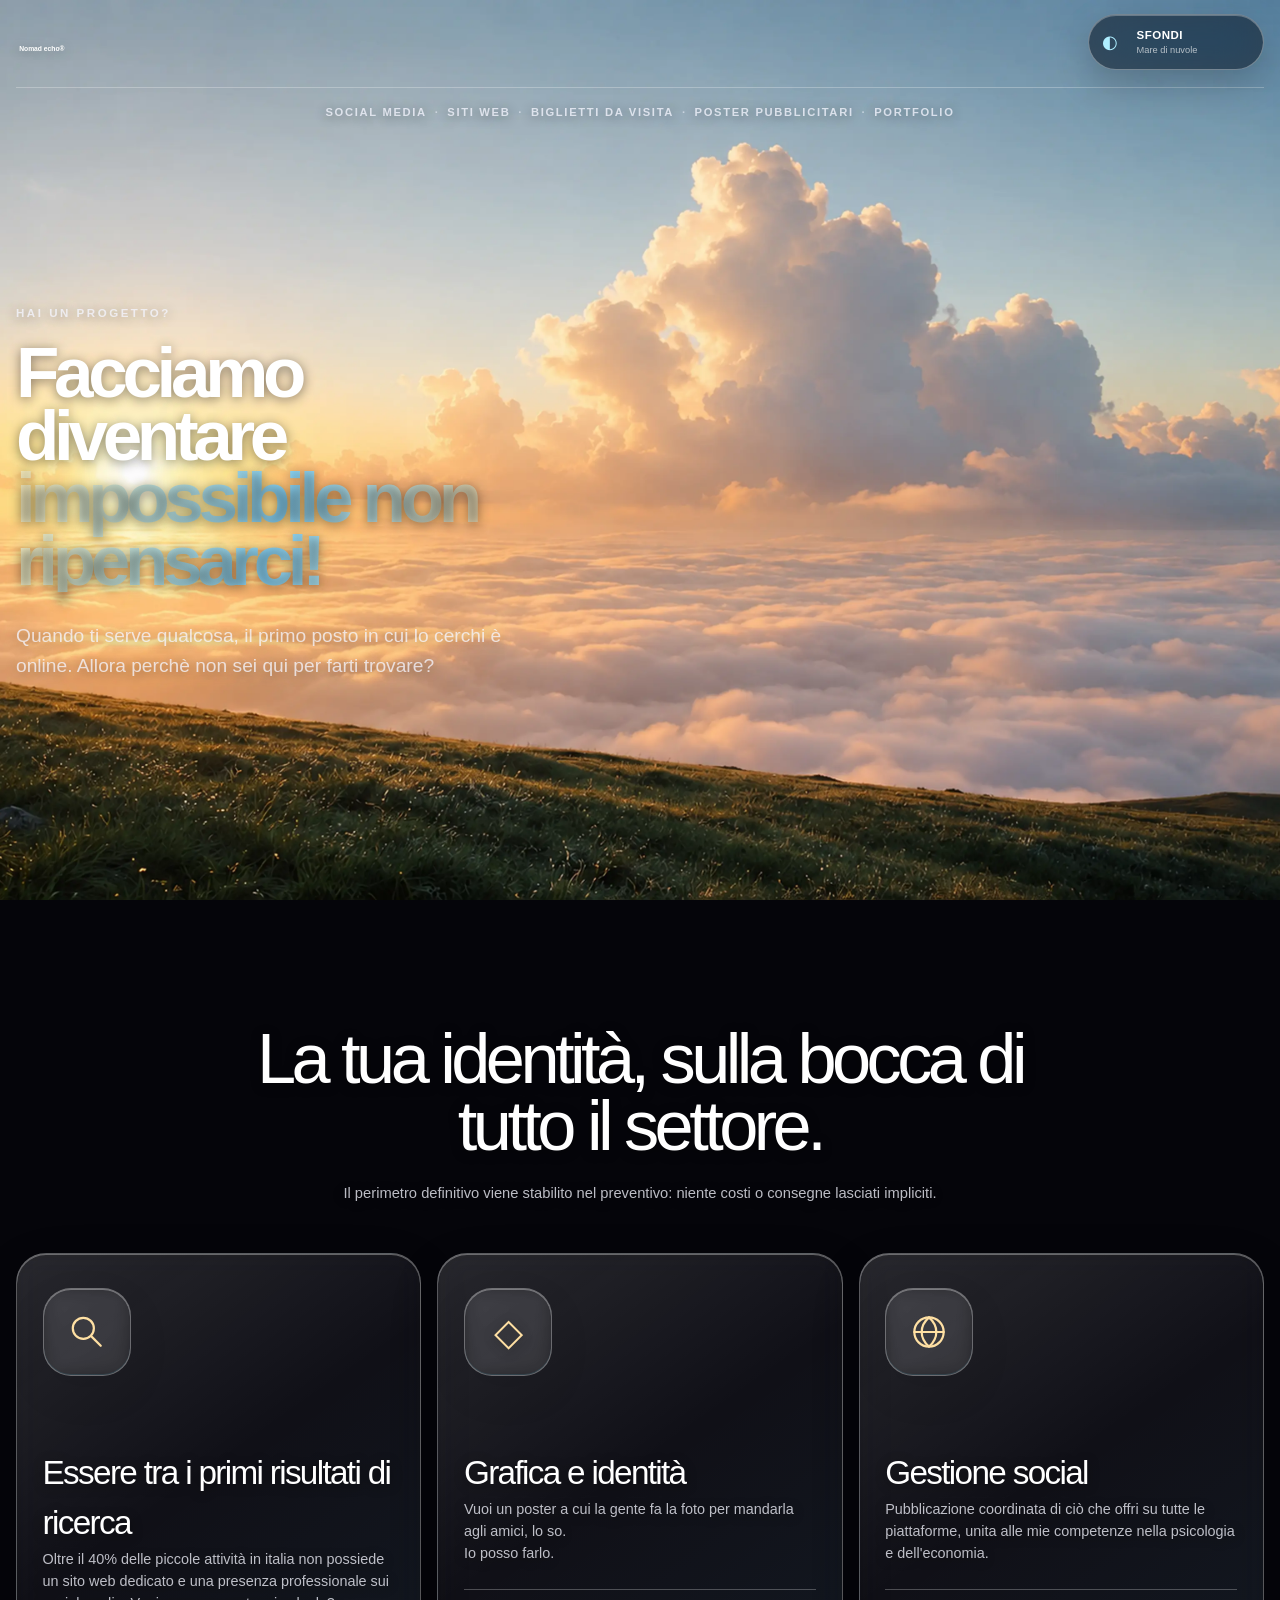
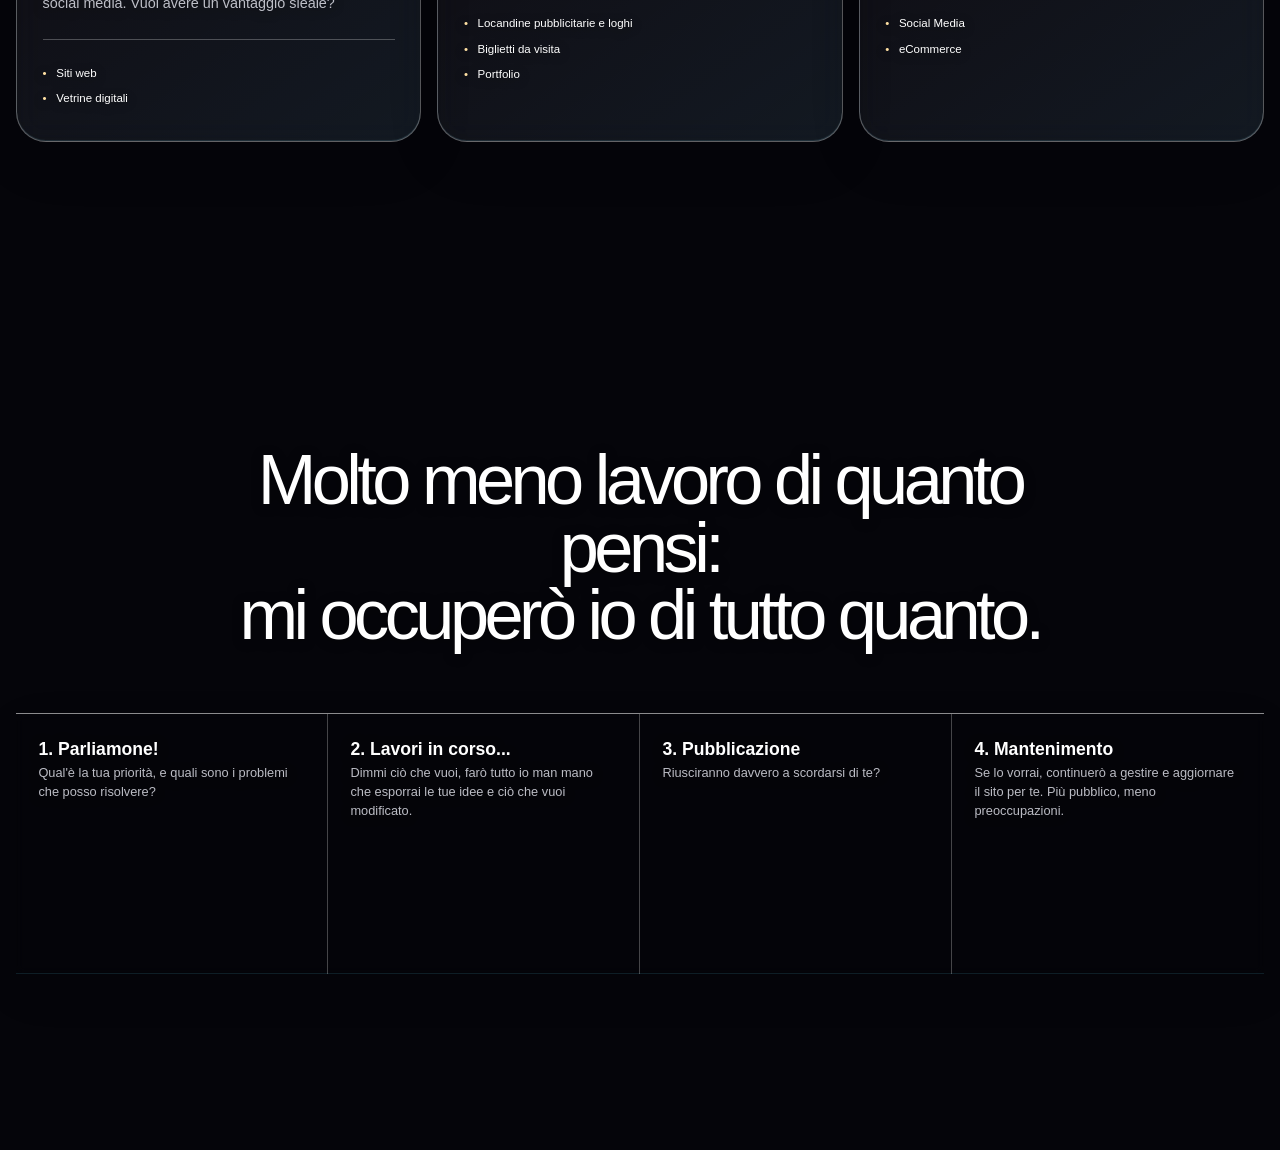
<file: index.html>
<!doctype html>
<html lang="it">
  <head>
    <meta charset="UTF-8" />
    <meta name="viewport" content="width=device-width, initial-scale=1.0" />
    <meta name="description" content="Nomad echo® — portfolio di grafica, social media e web design." />
    <link rel="icon" href="./favicon.svg" />
    <title>Nomad echo® · Portfolio grafica e social media</title>
    <script type="module" crossorigin src="./assets/main--cJKyih3.js"></script>
    <link rel="stylesheet" crossorigin href="./assets/main-DX1eoaKF.css">
    <link rel="stylesheet" href="./assets/site-editor.css">
  </head>
  <body>
    <div id="root"></div>
    <script defer src="./assets/site-editor.js"></script>
  </body>
</html>
</file>
<file: assets/site-editor.css>
#site-editor-host {
  position: fixed;
  inset: 0;
  z-index: 2147483647;
  pointer-events: none;
}

body.site-editor-active *:not(#site-editor-host):not(#site-editor-host *) {
  cursor: move !important;
}

body.site-editor-active .site-editor-hovered {
  outline: 2px dashed #0b6cff !important;
  outline-offset: 3px !important;
}

body.site-editor-active .site-editor-selected {
  outline: 3px solid #0b6cff !important;
  outline-offset: 4px !important;
}

.site-editor-hidden {
  display: none !important;
}
</file>
